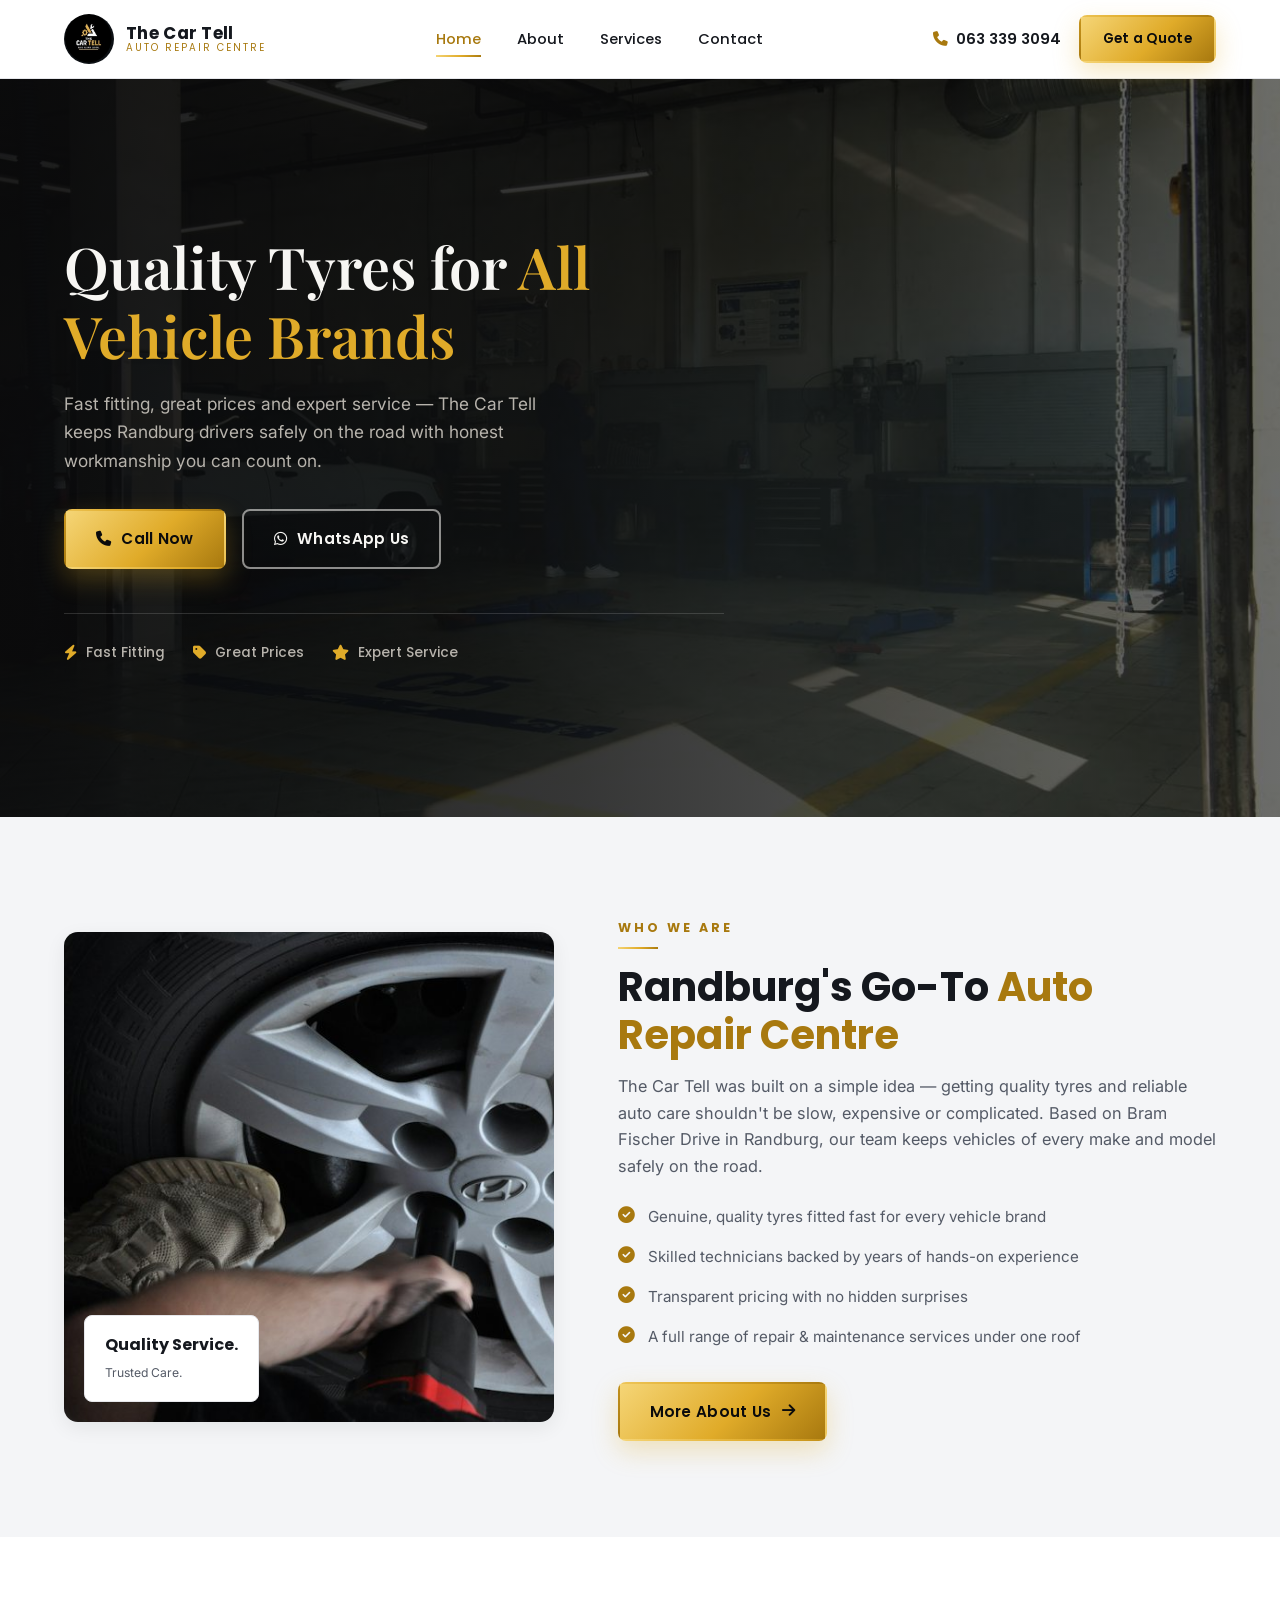
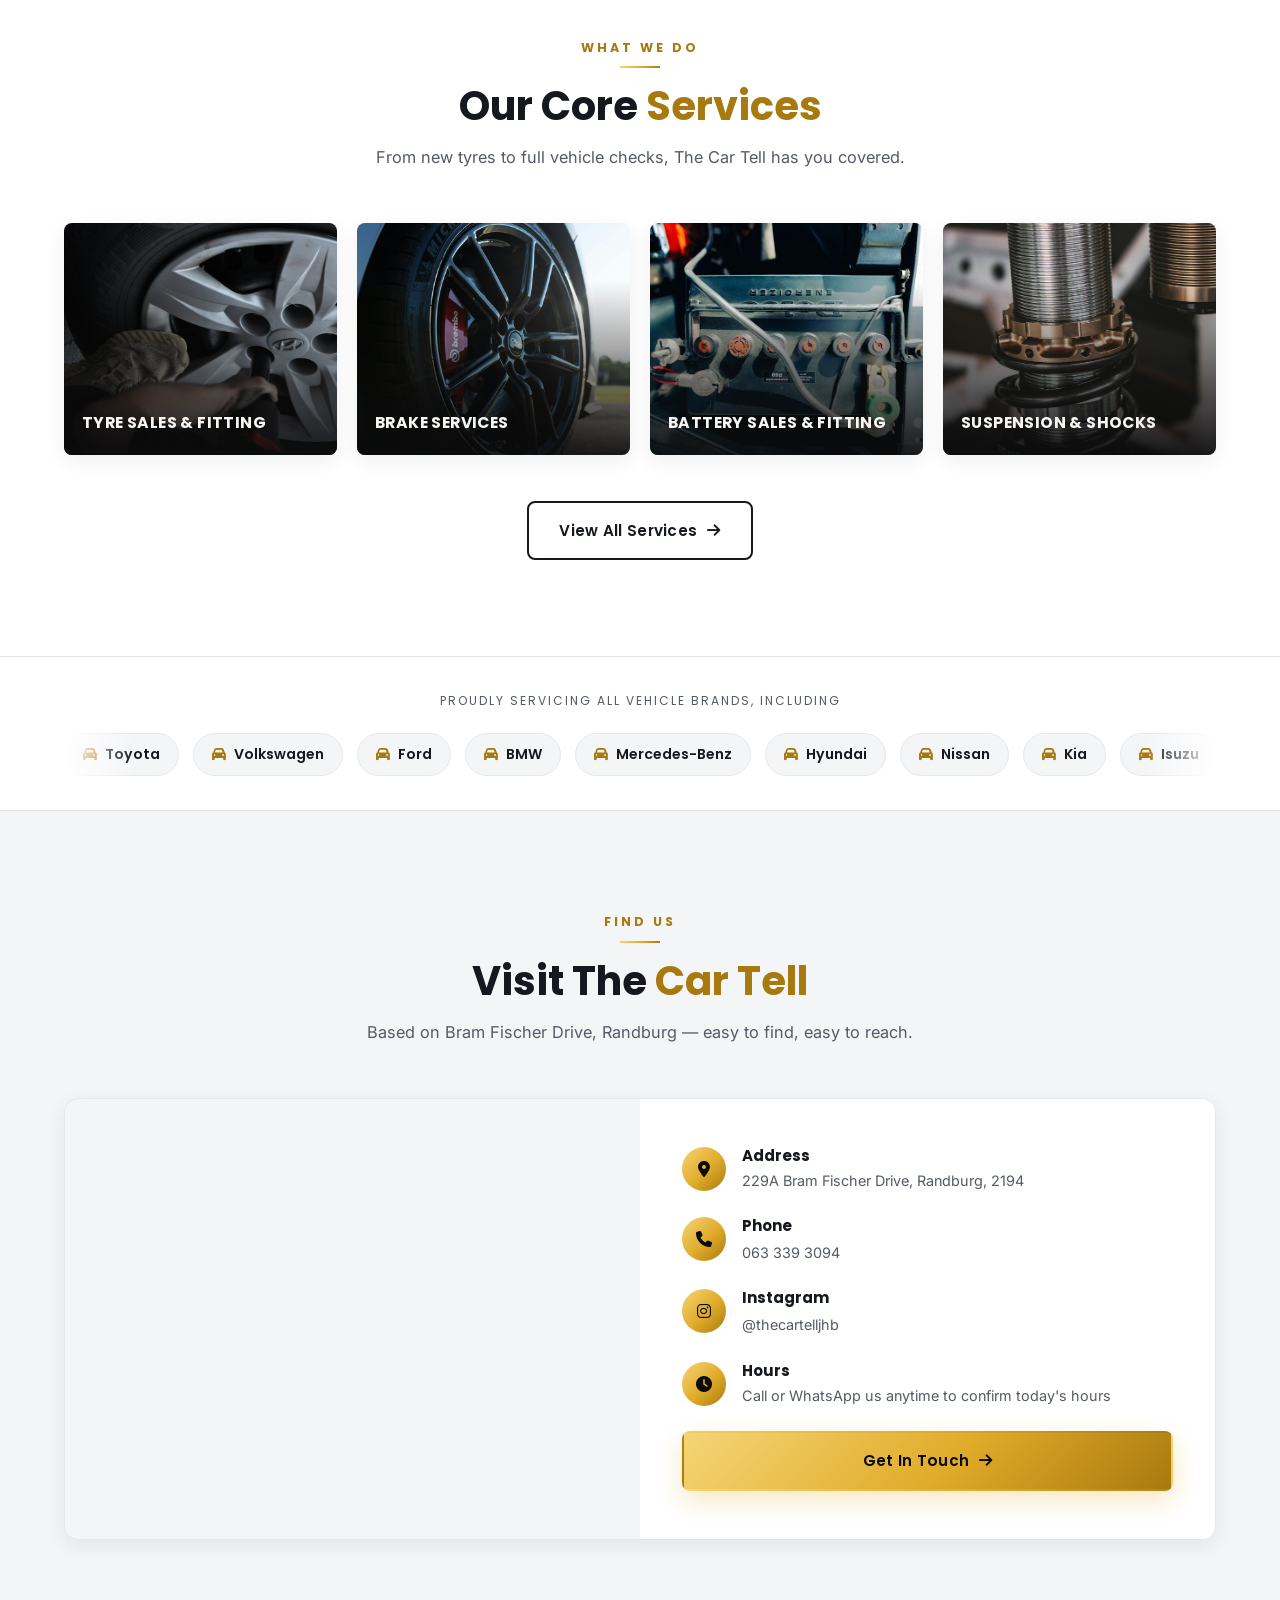
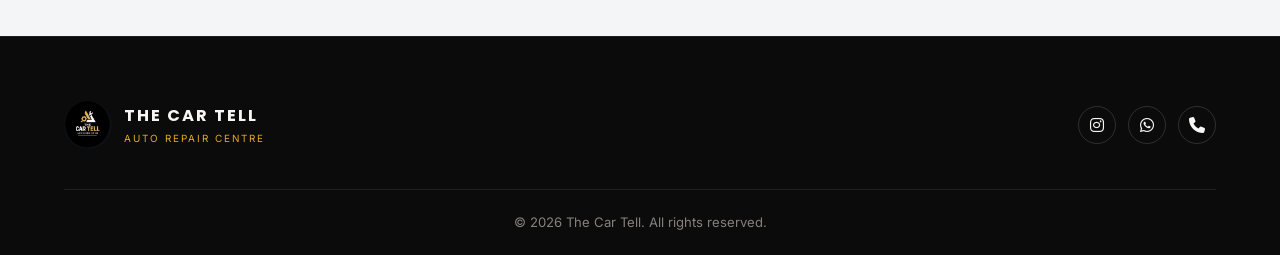
<file: index.html>
<!DOCTYPE html>
<html lang="en">
<head>
<meta charset="UTF-8" />
<meta name="viewport" content="width=device-width, initial-scale=1.0" />
<title>The Car Tell | Auto Repair Centre &amp; Tyre Specialists in Randburg</title>
<meta name="description" content="The Car Tell is a Randburg-based auto repair centre offering quality tyres for all vehicle brands, fast fitting, wheel alignment, balancing, brakes and general vehicle servicing. Great prices, expert service." />
<meta name="keywords" content="tyres randburg, auto repair randburg, tyre fitment centre, wheel alignment, wheel balancing, car service randburg, the car tell" />
<link rel="icon" type="image/png" href="assets/logo.png" />
<link rel="apple-touch-icon" href="assets/logo.png" />
<meta name="theme-color" content="#0b0b0c" />
<meta property="og:title" content="The Car Tell | Auto Repair Centre & Tyre Specialists" />
<meta property="og:description" content="Quality tyres for all vehicle brands. Fast fitting, great prices, expert service. Based in Randburg, Johannesburg." />
<meta property="og:image" content="assets/logo.png" />
<meta property="og:type" content="website" />
<link rel="preconnect" href="https://fonts.googleapis.com" />
<link href="https://fonts.googleapis.com/css2?family=Inter:wght@400;500;600;700&family=Poppins:wght@500;600;700;800&family=Playfair+Display:ital,wght@0,600;0,700;1,600&display=swap" rel="stylesheet" />
<link rel="stylesheet" href="https://cdnjs.cloudflare.com/ajax/libs/font-awesome/6.5.1/css/all.min.css" />
<link rel="stylesheet" href="css/style.css" />
<script type="application/ld+json">
{
  "@context": "https://schema.org",
  "@type": "AutoRepair",
  "name": "The Car Tell",
  "image": "assets/logo.png",
  "telephone": "+27633393094",
  "priceRange": "$$",
  "address": {
    "@type": "PostalAddress",
    "streetAddress": "229A Bram Fischer Drive",
    "addressLocality": "Randburg",
    "postalCode": "2194",
    "addressCountry": "ZA"
  },
  "areaServed": "Randburg, Johannesburg",
  "sameAs": ["https://www.instagram.com/thecartelljhb/"],
  "slogan": "Quality Service. Trusted Care."
}
</script>
</head>
<body>

<!-- ===================== NAVBAR ===================== -->
<header class="navbar">
  <div class="container nav-container">
    <a href="index.html" class="nav-logo">
      <img src="assets/logo.png" alt="The Car Tell logo" />
      <span class="nav-logo-text">
        <strong>The Car Tell</strong>
        <span>Auto Repair Centre</span>
      </span>
    </a>

    <nav class="nav-menu">
      <a href="index.html" class="nav-link">Home</a>
      <a href="about.html" class="nav-link">About</a>
      <a href="services.html" class="nav-link">Services</a>
      <a href="contact.html" class="nav-link">Contact</a>
    </nav>

    <div class="nav-actions">
      <a href="tel:+27633393094" class="nav-phone">
        <i class="fa-solid fa-phone"></i>
        <span class="nav-phone-text">063 339 3094</span>
      </a>
      <a href="contact.html" class="btn btn-primary btn-sm">Get a Quote</a>
      <button class="hamburger" aria-label="Toggle menu">
        <span></span><span></span><span></span>
      </button>
    </div>
  </div>
</header>

<!-- ===================== HERO ===================== -->
<section class="hero">
  <video class="hero-video" muted loop playsinline preload="none" poster="assets/images/hero-poster.jpg" aria-hidden="true"
    data-src="assets/video/hero-workshop.mp4" data-src-sm="assets/video/hero-workshop-sm.mp4"></video>
  <div class="container">
    <div class="hero-content">
      <h1>Quality Tyres for <span>All Vehicle Brands</span></h1>
      <p>Fast fitting, great prices and expert service — The Car Tell keeps Randburg drivers safely on the road with honest workmanship you can count on.</p>
      <div class="hero-cta">
        <a href="tel:+27633393094" class="btn btn-primary"><i class="fa-solid fa-phone"></i> Call Now</a>
        <a href="https://wa.me/27633393094" target="_blank" rel="noopener" class="btn btn-outline-light"><i class="fa-brands fa-whatsapp"></i> WhatsApp Us</a>
      </div>
      <div class="hero-tagline-row">
        <div class="hero-tagline-item"><i class="fa-solid fa-bolt"></i> Fast Fitting</div>
        <div class="hero-tagline-item"><i class="fa-solid fa-tag"></i> Great Prices</div>
        <div class="hero-tagline-item"><i class="fa-solid fa-star"></i> Expert Service</div>
      </div>
    </div>
  </div>
</section>

<!-- ===================== ABOUT PREVIEW ===================== -->
<section class="section section-alt">
  <div class="container">
    <div class="about-grid">
      <div class="about-visual reveal">
        <div class="about-visual-core"></div>
        <div class="about-badge-floating">
          <strong>Quality Service.</strong>
          <span>Trusted Care.</span>
        </div>
      </div>
      <div class="about-text reveal">
        <span class="eyebrow">Who We Are</span>
        <h2 class="section-title">Randburg's Go-To <span>Auto Repair Centre</span></h2>
        <p class="section-subtitle" style="text-align:left;">The Car Tell was built on a simple idea — getting quality tyres and reliable auto care shouldn't be slow, expensive or complicated. Based on Bram Fischer Drive in Randburg, our team keeps vehicles of every make and model safely on the road.</p>
        <ul class="about-list">
          <li><i class="fa-solid fa-circle-check"></i> Genuine, quality tyres fitted fast for every vehicle brand</li>
          <li><i class="fa-solid fa-circle-check"></i> Skilled technicians backed by years of hands-on experience</li>
          <li><i class="fa-solid fa-circle-check"></i> Transparent pricing with no hidden surprises</li>
          <li><i class="fa-solid fa-circle-check"></i> A full range of repair &amp; maintenance services under one roof</li>
        </ul>
        <a href="about.html" class="btn btn-primary">More About Us <i class="fa-solid fa-arrow-right"></i></a>
      </div>
    </div>
  </div>
</section>

<!-- ===================== SERVICES PREVIEW ===================== -->
<section class="section">
  <div class="container">
    <div class="section-header reveal">
      <span class="eyebrow">What We Do</span>
      <h2 class="section-title">Our Core <span>Services</span></h2>
      <p class="section-subtitle">From new tyres to full vehicle checks, The Car Tell has you covered.</p>
    </div>

    <div class="services-photo-grid reveal-stagger reveal">
      <a href="services.html" class="service-photo-card stagger-item">
        <img src="assets/images/services/fitting.jpg" alt="Tyre sales and fitting" loading="lazy" />
        <div class="service-photo-label">
          <h3>Tyre Sales &amp; Fitting</h3>
        </div>
      </a>
      <a href="services.html" class="service-photo-card stagger-item">
        <img src="assets/images/services/brake.jpg" alt="Brake services" loading="lazy" />
        <div class="service-photo-label">
          <h3>Brake Services</h3>
        </div>
      </a>
      <a href="services.html" class="service-photo-card stagger-item">
        <img src="assets/images/services/battery.jpg" alt="Battery sales and fitting" loading="lazy" />
        <div class="service-photo-label">
          <h3>Battery Sales &amp; Fitting</h3>
        </div>
      </a>
      <a href="services.html" class="service-photo-card stagger-item">
        <img src="assets/images/services/suspension.jpg" alt="Suspension and shock absorbers" loading="lazy" />
        <div class="service-photo-label">
          <h3>Suspension &amp; Shocks</h3>
        </div>
      </a>
    </div>

    <div class="services-footer reveal">
      <a href="services.html" class="btn btn-outline">View All Services <i class="fa-solid fa-arrow-right"></i></a>
    </div>
  </div>
</section>

<!-- ===================== VEHICLE BRANDS TRUST STRIP ===================== -->
<div class="brands-strip">
  <div class="container">
    <span class="brands-label">Proudly servicing all vehicle brands, including</span>
    <div class="marquee-wrap">
      <div class="brands-track">
        <span><i class="fa-solid fa-car"></i> Toyota</span>
        <span><i class="fa-solid fa-car"></i> Volkswagen</span>
        <span><i class="fa-solid fa-car"></i> Ford</span>
        <span><i class="fa-solid fa-car"></i> BMW</span>
        <span><i class="fa-solid fa-car"></i> Mercedes-Benz</span>
        <span><i class="fa-solid fa-car"></i> Hyundai</span>
        <span><i class="fa-solid fa-car"></i> Nissan</span>
        <span><i class="fa-solid fa-car"></i> Kia</span>
        <span><i class="fa-solid fa-car"></i> Isuzu</span>
        <span><i class="fa-solid fa-car"></i> Renault</span>
        <span aria-hidden="true"><i class="fa-solid fa-car"></i> Toyota</span>
        <span aria-hidden="true"><i class="fa-solid fa-car"></i> Volkswagen</span>
        <span aria-hidden="true"><i class="fa-solid fa-car"></i> Ford</span>
        <span aria-hidden="true"><i class="fa-solid fa-car"></i> BMW</span>
        <span aria-hidden="true"><i class="fa-solid fa-car"></i> Mercedes-Benz</span>
        <span aria-hidden="true"><i class="fa-solid fa-car"></i> Hyundai</span>
        <span aria-hidden="true"><i class="fa-solid fa-car"></i> Nissan</span>
        <span aria-hidden="true"><i class="fa-solid fa-car"></i> Kia</span>
        <span aria-hidden="true"><i class="fa-solid fa-car"></i> Isuzu</span>
        <span aria-hidden="true"><i class="fa-solid fa-car"></i> Renault</span>
      </div>
    </div>
  </div>
</div>

<!-- ===================== MAP + CONTACT ===================== -->
<section class="section section-alt">
  <div class="container">
    <div class="section-header reveal">
      <span class="eyebrow">Find Us</span>
      <h2 class="section-title">Visit The <span>Car Tell</span></h2>
      <p class="section-subtitle">Based on Bram Fischer Drive, Randburg — easy to find, easy to reach.</p>
    </div>

    <div class="map-contact-grid reveal">
      <div class="map-embed">
        <iframe
          src="https://maps.google.com/maps?q=229A%20Bram%20Fischer%20Drive%2C%20Randburg%2C%202194&t=&z=15&ie=UTF8&iwloc=&output=embed"
          allowfullscreen=""
          loading="lazy"
          referrerpolicy="no-referrer-when-downgrade"
          title="The Car Tell location map">
        </iframe>
      </div>
      <div class="map-info">
        <div class="contact-row">
          <div class="info-icon"><i class="fa-solid fa-location-dot"></i></div>
          <div>
            <h4>Address</h4>
            <p>229A Bram Fischer Drive, Randburg, 2194</p>
          </div>
        </div>
        <div class="contact-row">
          <div class="info-icon"><i class="fa-solid fa-phone"></i></div>
          <div>
            <h4>Phone</h4>
            <a href="tel:+27633393094">063 339 3094</a>
          </div>
        </div>
        <div class="contact-row">
          <div class="info-icon"><i class="fa-brands fa-instagram"></i></div>
          <div>
            <h4>Instagram</h4>
            <a href="https://www.instagram.com/thecartelljhb/" target="_blank" rel="noopener">@thecartelljhb</a>
          </div>
        </div>
        <div class="contact-row">
          <div class="info-icon"><i class="fa-solid fa-clock"></i></div>
          <div>
            <h4>Hours</h4>
            <p>Call or WhatsApp us anytime to confirm today's hours</p>
          </div>
        </div>
        <a href="contact.html" class="btn btn-primary btn-block">Get In Touch <i class="fa-solid fa-arrow-right"></i></a>
      </div>
    </div>
  </div>
</section>

<!-- ===================== FOOTER ===================== -->
<footer class="footer">
  <div class="container">
    <div class="footer-top">
      <a href="index.html" class="footer-logo">
        <img src="assets/logo.png" alt="The Car Tell logo" />
        <span>
          <strong>The Car Tell</strong>
          <span>Auto Repair Centre</span>
        </span>
      </a>
      <div class="social-icons">
        <a href="https://www.instagram.com/thecartelljhb/" target="_blank" rel="noopener" aria-label="Instagram"><i class="fa-brands fa-instagram"></i></a>
        <a href="https://wa.me/27633393094" target="_blank" rel="noopener" aria-label="WhatsApp"><i class="fa-brands fa-whatsapp"></i></a>
        <a href="tel:+27633393094" aria-label="Call us"><i class="fa-solid fa-phone"></i></a>
      </div>
    </div>
    <div class="footer-bottom">
      <span>&copy; <span class="current-year">2026</span> The Car Tell. All rights reserved.</span>
    </div>
  </div>
</footer>

<button class="back-to-top" aria-label="Back to top"><i class="fa-solid fa-arrow-up"></i></button>

<script src="js/main.js"></script>
</body>
</html>
</file>
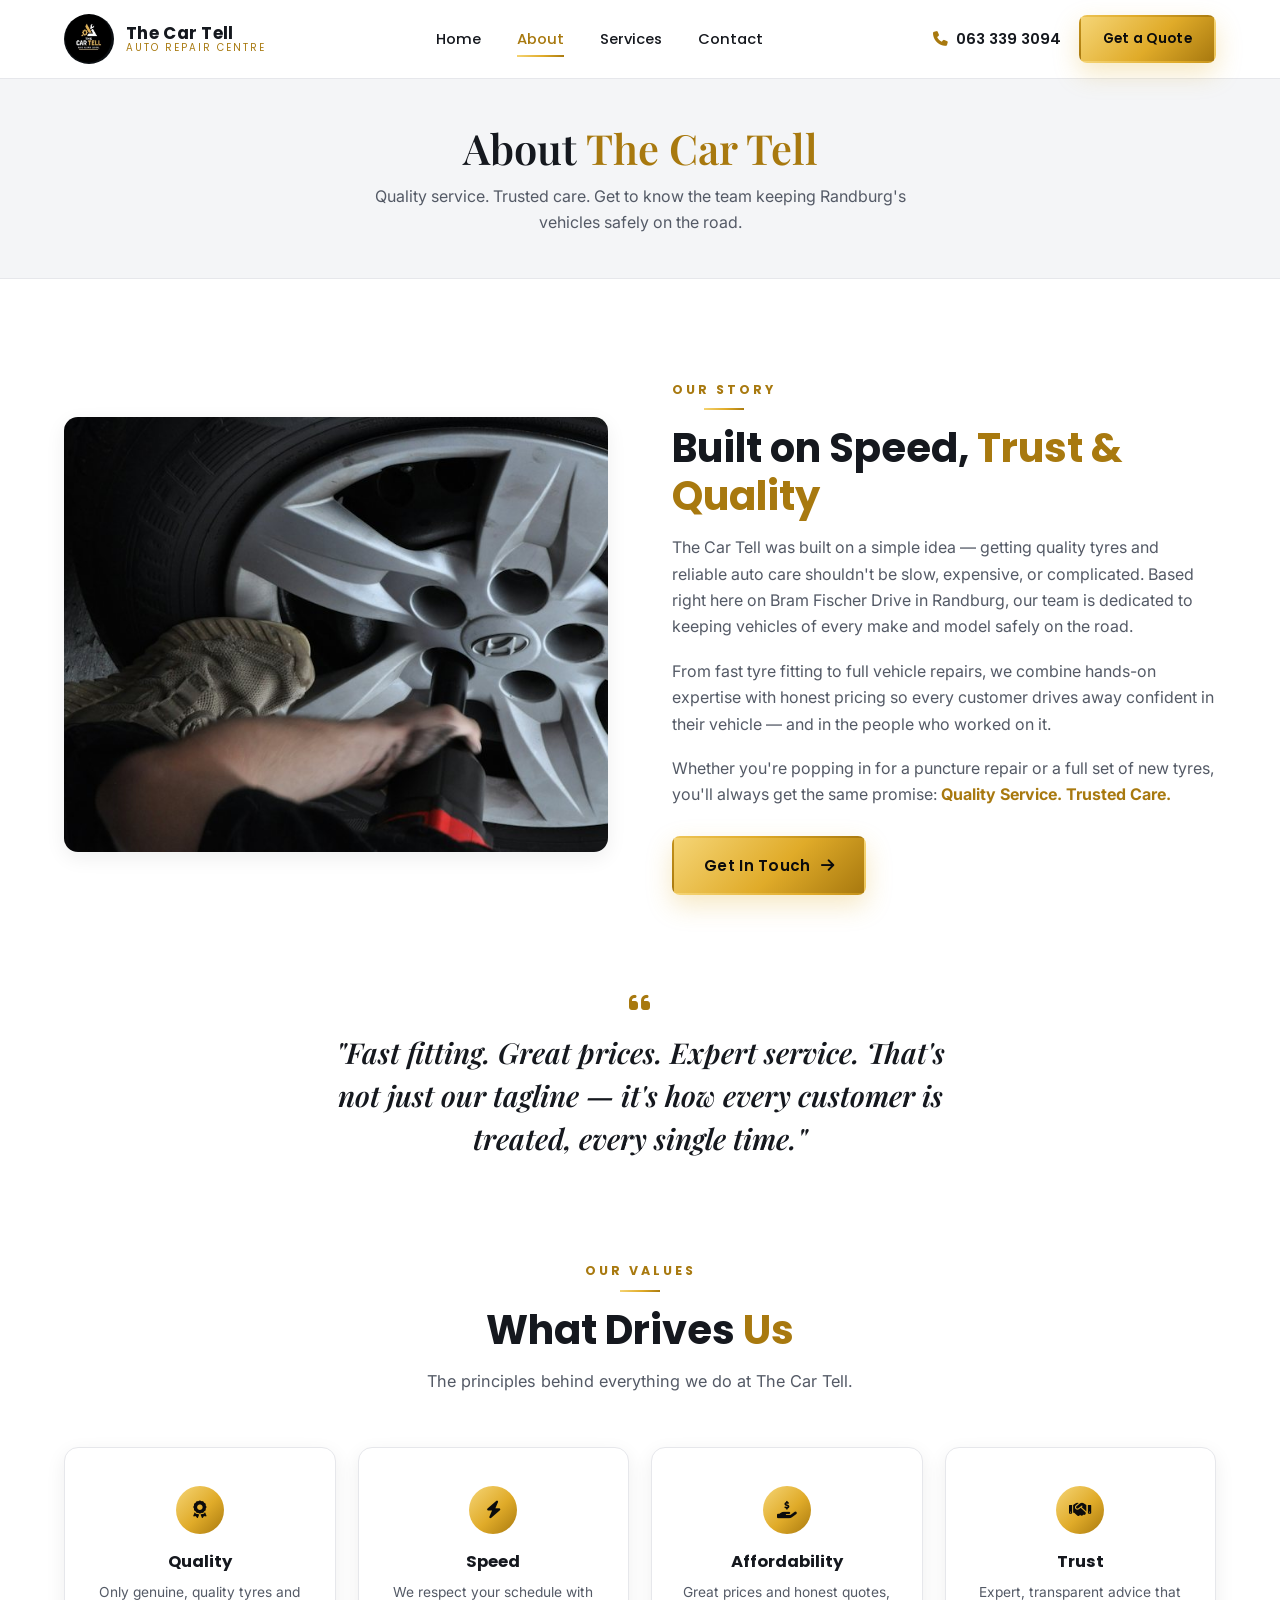
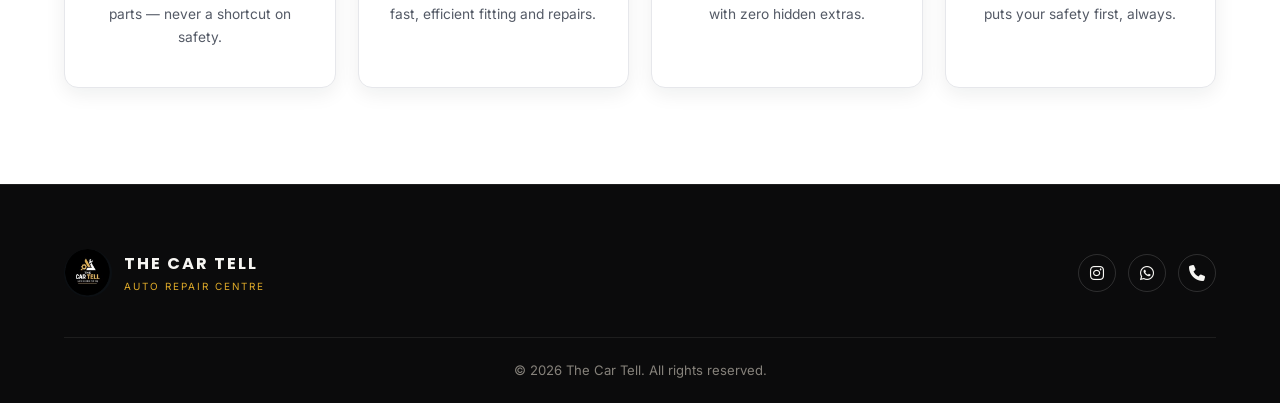
<file: about.html>
<!DOCTYPE html>
<html lang="en">
<head>
<meta charset="UTF-8" />
<meta name="viewport" content="width=device-width, initial-scale=1.0" />
<title>About Us | The Car Tell Auto Repair Centre</title>
<meta name="description" content="Learn about The Car Tell — a Randburg-based auto repair centre and tyre specialist committed to fast fitting, great prices and expert service for every vehicle brand." />
<link rel="icon" type="image/png" href="assets/logo.png" />
<link rel="apple-touch-icon" href="assets/logo.png" />
<meta name="theme-color" content="#0b0b0c" />
<link rel="preconnect" href="https://fonts.googleapis.com" />
<link href="https://fonts.googleapis.com/css2?family=Inter:wght@400;500;600;700&family=Poppins:wght@500;600;700;800&family=Playfair+Display:ital,wght@0,600;0,700;1,600&display=swap" rel="stylesheet" />
<link rel="stylesheet" href="https://cdnjs.cloudflare.com/ajax/libs/font-awesome/6.5.1/css/all.min.css" />
<link rel="stylesheet" href="css/style.css" />
</head>
<body>

<!-- ===================== NAVBAR ===================== -->
<header class="navbar">
  <div class="container nav-container">
    <a href="index.html" class="nav-logo">
      <img src="assets/logo.png" alt="The Car Tell logo" />
      <span class="nav-logo-text">
        <strong>The Car Tell</strong>
        <span>Auto Repair Centre</span>
      </span>
    </a>

    <nav class="nav-menu">
      <a href="index.html" class="nav-link">Home</a>
      <a href="about.html" class="nav-link">About</a>
      <a href="services.html" class="nav-link">Services</a>
      <a href="contact.html" class="nav-link">Contact</a>
    </nav>

    <div class="nav-actions">
      <a href="tel:+27633393094" class="nav-phone">
        <i class="fa-solid fa-phone"></i>
        <span class="nav-phone-text">063 339 3094</span>
      </a>
      <a href="contact.html" class="btn btn-primary btn-sm">Get a Quote</a>
      <button class="hamburger" aria-label="Toggle menu">
        <span></span><span></span><span></span>
      </button>
    </div>
  </div>
</header>

<!-- ===================== PAGE HEADER ===================== -->
<section class="page-header">
  <div class="container">
    <h1>About <span>The Car Tell</span></h1>
    <p>Quality service. Trusted care. Get to know the team keeping Randburg's vehicles safely on the road.</p>
  </div>
</section>

<!-- ===================== STORY ===================== -->
<section class="section">
  <div class="container">
    <div class="story-grid">
      <div class="story-visual reveal">
        <img src="assets/images/services/fitting.jpg" alt="Technician fitting a wheel at The Car Tell" loading="lazy" />
      </div>
      <div class="reveal">
        <span class="eyebrow">Our Story</span>
        <h2 class="section-title">Built on Speed, <span>Trust &amp; Quality</span></h2>
        <p style="color:var(--ink-soft); margin-bottom:18px;">The Car Tell was built on a simple idea — getting quality tyres and reliable auto care shouldn't be slow, expensive, or complicated. Based right here on Bram Fischer Drive in Randburg, our team is dedicated to keeping vehicles of every make and model safely on the road.</p>
        <p style="color:var(--ink-soft); margin-bottom:18px;">From fast tyre fitting to full vehicle repairs, we combine hands-on expertise with honest pricing so every customer drives away confident in their vehicle — and in the people who worked on it.</p>
        <p style="color:var(--ink-soft);">Whether you're popping in for a puncture repair or a full set of new tyres, you'll always get the same promise: <strong style="color:var(--gold-dark);">Quality Service. Trusted Care.</strong></p>
        <a href="contact.html" class="btn btn-primary" style="margin-top:28px;">Get In Touch <i class="fa-solid fa-arrow-right"></i></a>
      </div>
    </div>

    <blockquote class="timeline-quote reveal">
      <i class="fa-solid fa-quote-left"></i>
      "Fast fitting. Great prices. Expert service. That's not just our tagline — it's how every customer is treated, every single time."
    </blockquote>

    <div class="section-header reveal">
      <span class="eyebrow">Our Values</span>
      <h2 class="section-title">What Drives <span>Us</span></h2>
      <p class="section-subtitle">The principles behind everything we do at The Car Tell.</p>
    </div>

    <div class="values-grid reveal-stagger reveal">
      <div class="value-card stagger-item">
        <div class="info-icon"><i class="fa-solid fa-award"></i></div>
        <h3>Quality</h3>
        <p>Only genuine, quality tyres and parts — never a shortcut on safety.</p>
      </div>
      <div class="value-card stagger-item">
        <div class="info-icon"><i class="fa-solid fa-bolt"></i></div>
        <h3>Speed</h3>
        <p>We respect your schedule with fast, efficient fitting and repairs.</p>
      </div>
      <div class="value-card stagger-item">
        <div class="info-icon"><i class="fa-solid fa-hand-holding-dollar"></i></div>
        <h3>Affordability</h3>
        <p>Great prices and honest quotes, with zero hidden extras.</p>
      </div>
      <div class="value-card stagger-item">
        <div class="info-icon"><i class="fa-solid fa-handshake"></i></div>
        <h3>Trust</h3>
        <p>Expert, transparent advice that puts your safety first, always.</p>
      </div>
    </div>
  </div>
</section>

<!-- ===================== FOOTER ===================== -->
<footer class="footer">
  <div class="container">
    <div class="footer-top">
      <a href="index.html" class="footer-logo">
        <img src="assets/logo.png" alt="The Car Tell logo" />
        <span>
          <strong>The Car Tell</strong>
          <span>Auto Repair Centre</span>
        </span>
      </a>
      <div class="social-icons">
        <a href="https://www.instagram.com/thecartelljhb/" target="_blank" rel="noopener" aria-label="Instagram"><i class="fa-brands fa-instagram"></i></a>
        <a href="https://wa.me/27633393094" target="_blank" rel="noopener" aria-label="WhatsApp"><i class="fa-brands fa-whatsapp"></i></a>
        <a href="tel:+27633393094" aria-label="Call us"><i class="fa-solid fa-phone"></i></a>
      </div>
    </div>
    <div class="footer-bottom">
      <span>&copy; <span class="current-year">2026</span> The Car Tell. All rights reserved.</span>
    </div>
  </div>
</footer>

<button class="back-to-top" aria-label="Back to top"><i class="fa-solid fa-arrow-up"></i></button>

<script src="js/main.js"></script>
</body>
</html>
</file>
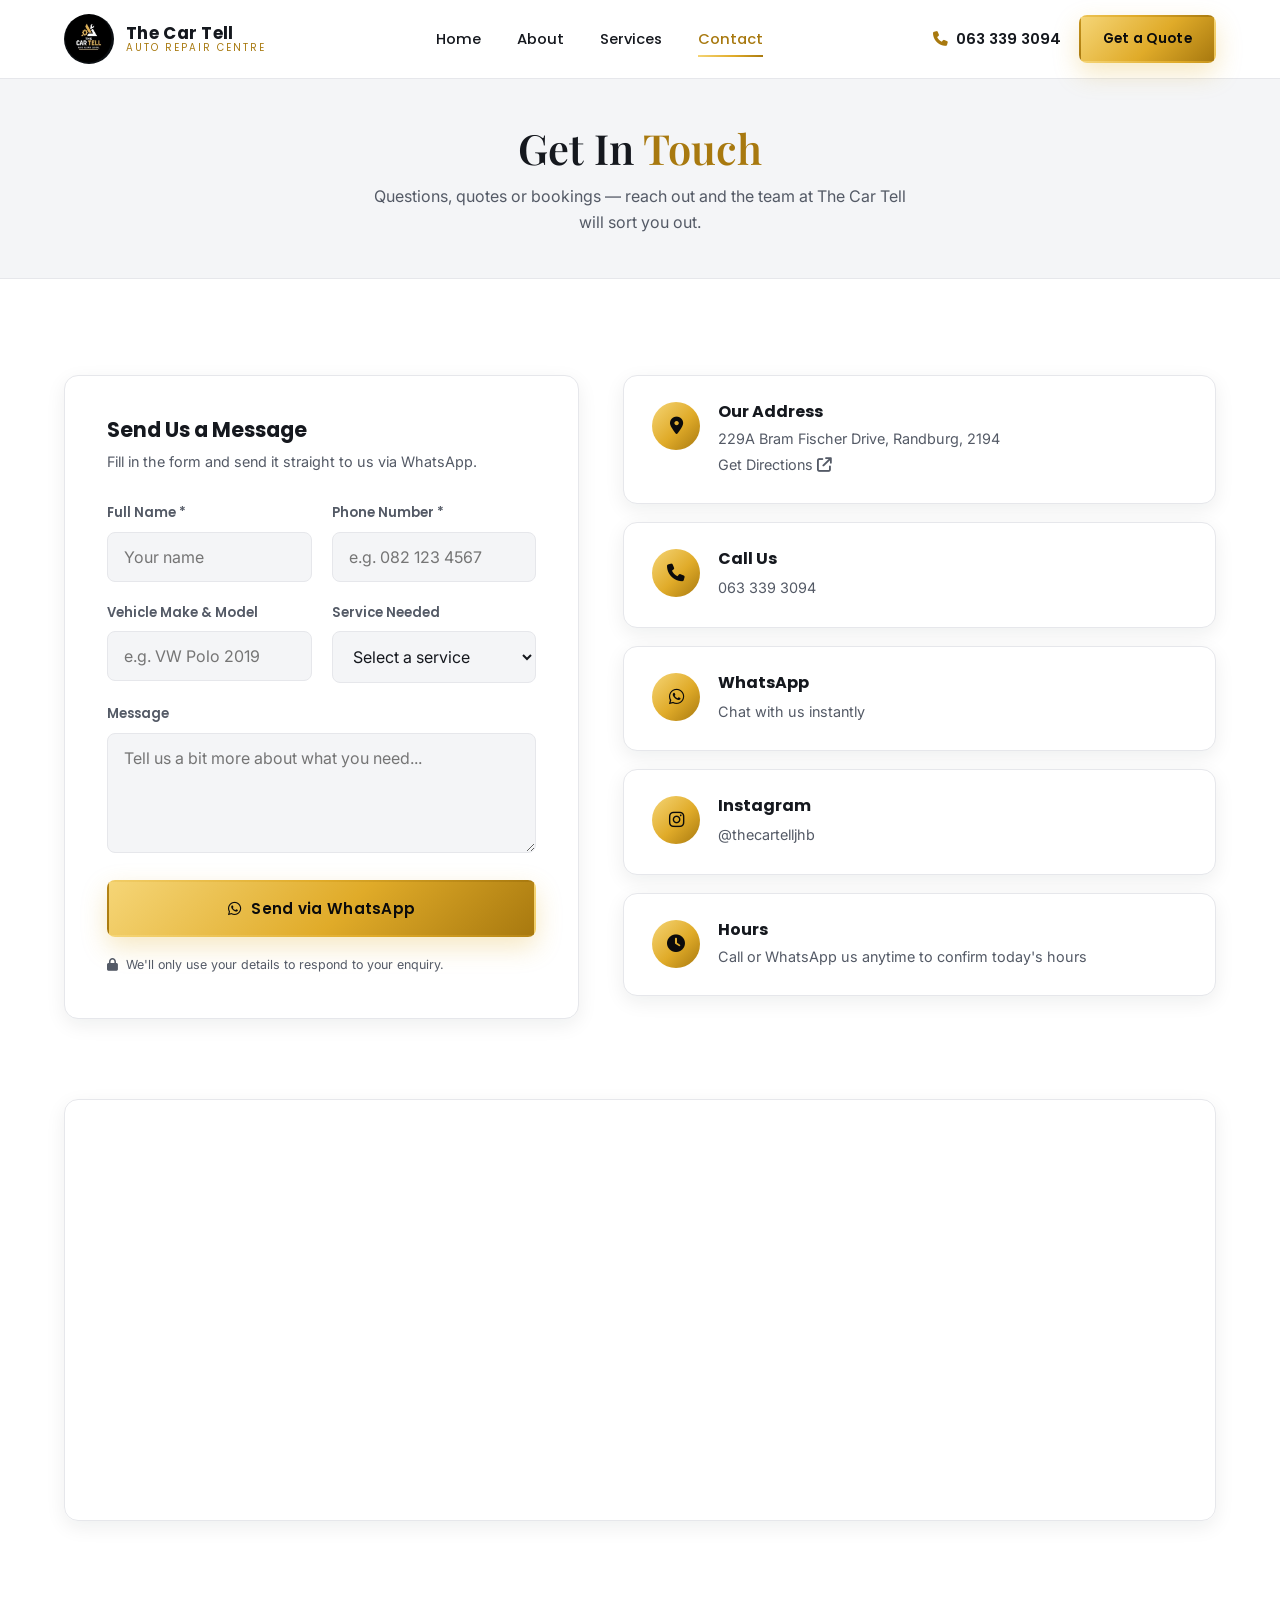
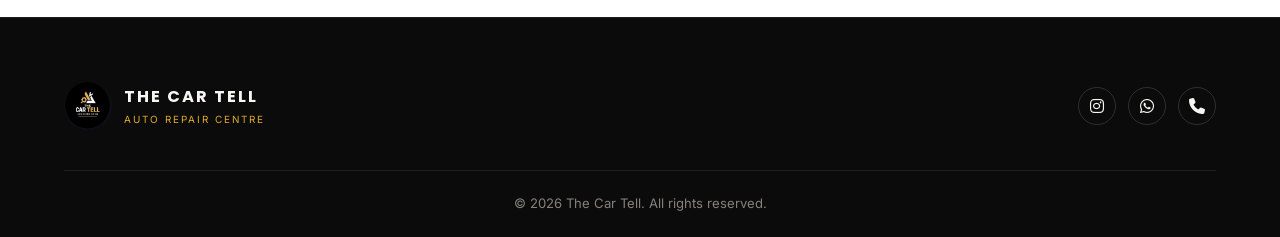
<file: contact.html>
<!DOCTYPE html>
<html lang="en">
<head>
<meta charset="UTF-8" />
<meta name="viewport" content="width=device-width, initial-scale=1.0" />
<title>Contact Us | The Car Tell Auto Repair Centre</title>
<meta name="description" content="Get in touch with The Car Tell in Randburg. Call 063 339 3094, WhatsApp us, or visit us at 229A Bram Fischer Drive, Randburg, 2194 for quality tyres and expert auto repairs." />
<link rel="icon" type="image/png" href="assets/logo.png" />
<link rel="apple-touch-icon" href="assets/logo.png" />
<meta name="theme-color" content="#0b0b0c" />
<link rel="preconnect" href="https://fonts.googleapis.com" />
<link href="https://fonts.googleapis.com/css2?family=Inter:wght@400;500;600;700&family=Poppins:wght@500;600;700;800&family=Playfair+Display:ital,wght@0,600;0,700;1,600&display=swap" rel="stylesheet" />
<link rel="stylesheet" href="https://cdnjs.cloudflare.com/ajax/libs/font-awesome/6.5.1/css/all.min.css" />
<link rel="stylesheet" href="css/style.css" />
</head>
<body>

<!-- ===================== NAVBAR ===================== -->
<header class="navbar">
  <div class="container nav-container">
    <a href="index.html" class="nav-logo">
      <img src="assets/logo.png" alt="The Car Tell logo" />
      <span class="nav-logo-text">
        <strong>The Car Tell</strong>
        <span>Auto Repair Centre</span>
      </span>
    </a>

    <nav class="nav-menu">
      <a href="index.html" class="nav-link">Home</a>
      <a href="about.html" class="nav-link">About</a>
      <a href="services.html" class="nav-link">Services</a>
      <a href="contact.html" class="nav-link">Contact</a>
    </nav>

    <div class="nav-actions">
      <a href="tel:+27633393094" class="nav-phone">
        <i class="fa-solid fa-phone"></i>
        <span class="nav-phone-text">063 339 3094</span>
      </a>
      <a href="contact.html" class="btn btn-primary btn-sm">Get a Quote</a>
      <button class="hamburger" aria-label="Toggle menu">
        <span></span><span></span><span></span>
      </button>
    </div>
  </div>
</header>

<!-- ===================== PAGE HEADER ===================== -->
<section class="page-header">
  <div class="container">
    <h1>Get In <span>Touch</span></h1>
    <p>Questions, quotes or bookings — reach out and the team at The Car Tell will sort you out.</p>
  </div>
</section>

<!-- ===================== CONTACT ===================== -->
<section class="section">
  <div class="container">
    <div class="contact-grid">
      <div class="contact-form-wrap reveal">
        <h3>Send Us a Message</h3>
        <p>Fill in the form and send it straight to us via WhatsApp.</p>

        <div class="form-success">
          <i class="fa-solid fa-circle-check"></i>
          <span>Thanks! Your message is on its way — we'll get back to you shortly.</span>
        </div>

        <form id="contact-form">
          <div class="form-row">
            <div class="form-group">
              <label for="cf-name">Full Name *</label>
              <input type="text" id="cf-name" name="name" placeholder="Your name" required />
            </div>
            <div class="form-group">
              <label for="cf-phone">Phone Number *</label>
              <input type="tel" id="cf-phone" name="phone" placeholder="e.g. 082 123 4567" required />
            </div>
          </div>

          <div class="form-row">
            <div class="form-group">
              <label for="cf-vehicle">Vehicle Make &amp; Model</label>
              <input type="text" id="cf-vehicle" name="vehicle" placeholder="e.g. VW Polo 2019" />
            </div>
            <div class="form-group">
              <label for="cf-service">Service Needed</label>
              <select id="cf-service" name="service">
                <option value="">Select a service</option>
                <option value="Tyre Sales & Fitting">Tyre Sales &amp; Fitting</option>
                <option value="Wheel Alignment">Wheel Alignment</option>
                <option value="Wheel Balancing">Wheel Balancing</option>
                <option value="Puncture Repair">Puncture Repair</option>
                <option value="Battery Sales & Fitting">Battery Sales &amp; Fitting</option>
                <option value="Brake Services">Brake Services</option>
                <option value="Suspension & Shocks">Suspension &amp; Shocks</option>
                <option value="General Diagnostics">General Diagnostics</option>
                <option value="Other">Other</option>
              </select>
            </div>
          </div>

          <div class="form-group">
            <label for="cf-message">Message</label>
            <textarea id="cf-message" name="message" placeholder="Tell us a bit more about what you need..."></textarea>
          </div>

          <div class="form-actions">
            <button type="button" id="send-whatsapp" class="btn btn-primary btn-block"><i class="fa-brands fa-whatsapp"></i> Send via WhatsApp</button>
          </div>

          <div class="form-note">
            <i class="fa-solid fa-lock"></i>
            <span>We'll only use your details to respond to your enquiry.</span>
          </div>
        </form>
      </div>

      <div class="contact-info-stack reveal">
        <div class="contact-info-card">
          <div class="info-icon"><i class="fa-solid fa-location-dot"></i></div>
          <div>
            <h4>Our Address</h4>
            <p>229A Bram Fischer Drive, Randburg, 2194</p>
            <a href="https://maps.google.com/?q=229A+Bram+Fischer+Drive,+Randburg,+2194" target="_blank" rel="noopener">Get Directions <i class="fa-solid fa-arrow-up-right-from-square"></i></a>
          </div>
        </div>
        <div class="contact-info-card">
          <div class="info-icon"><i class="fa-solid fa-phone"></i></div>
          <div>
            <h4>Call Us</h4>
            <a href="tel:+27633393094">063 339 3094</a>
          </div>
        </div>
        <div class="contact-info-card">
          <div class="info-icon"><i class="fa-brands fa-whatsapp"></i></div>
          <div>
            <h4>WhatsApp</h4>
            <a href="https://wa.me/27633393094" target="_blank" rel="noopener">Chat with us instantly</a>
          </div>
        </div>
        <div class="contact-info-card">
          <div class="info-icon"><i class="fa-brands fa-instagram"></i></div>
          <div>
            <h4>Instagram</h4>
            <a href="https://www.instagram.com/thecartelljhb/" target="_blank" rel="noopener">@thecartelljhb</a>
          </div>
        </div>
        <div class="contact-info-card">
          <div class="info-icon"><i class="fa-solid fa-clock"></i></div>
          <div>
            <h4>Hours</h4>
            <p>Call or WhatsApp us anytime to confirm today's hours</p>
          </div>
        </div>
      </div>
    </div>

    <div class="full-map reveal">
      <iframe
        src="https://maps.google.com/maps?q=229A%20Bram%20Fischer%20Drive%2C%20Randburg%2C%202194&t=&z=15&ie=UTF8&iwloc=&output=embed"
        allowfullscreen=""
        loading="lazy"
        referrerpolicy="no-referrer-when-downgrade"
        title="The Car Tell location map">
      </iframe>
    </div>
  </div>
</section>

<!-- ===================== FOOTER ===================== -->
<footer class="footer">
  <div class="container">
    <div class="footer-top">
      <a href="index.html" class="footer-logo">
        <img src="assets/logo.png" alt="The Car Tell logo" />
        <span>
          <strong>The Car Tell</strong>
          <span>Auto Repair Centre</span>
        </span>
      </a>
      <div class="social-icons">
        <a href="https://www.instagram.com/thecartelljhb/" target="_blank" rel="noopener" aria-label="Instagram"><i class="fa-brands fa-instagram"></i></a>
        <a href="https://wa.me/27633393094" target="_blank" rel="noopener" aria-label="WhatsApp"><i class="fa-brands fa-whatsapp"></i></a>
        <a href="tel:+27633393094" aria-label="Call us"><i class="fa-solid fa-phone"></i></a>
      </div>
    </div>
    <div class="footer-bottom">
      <span>&copy; <span class="current-year">2026</span> The Car Tell. All rights reserved.</span>
    </div>
  </div>
</footer>

<button class="back-to-top" aria-label="Back to top"><i class="fa-solid fa-arrow-up"></i></button>

<script src="js/main.js"></script>
</body>
</html>
</file>
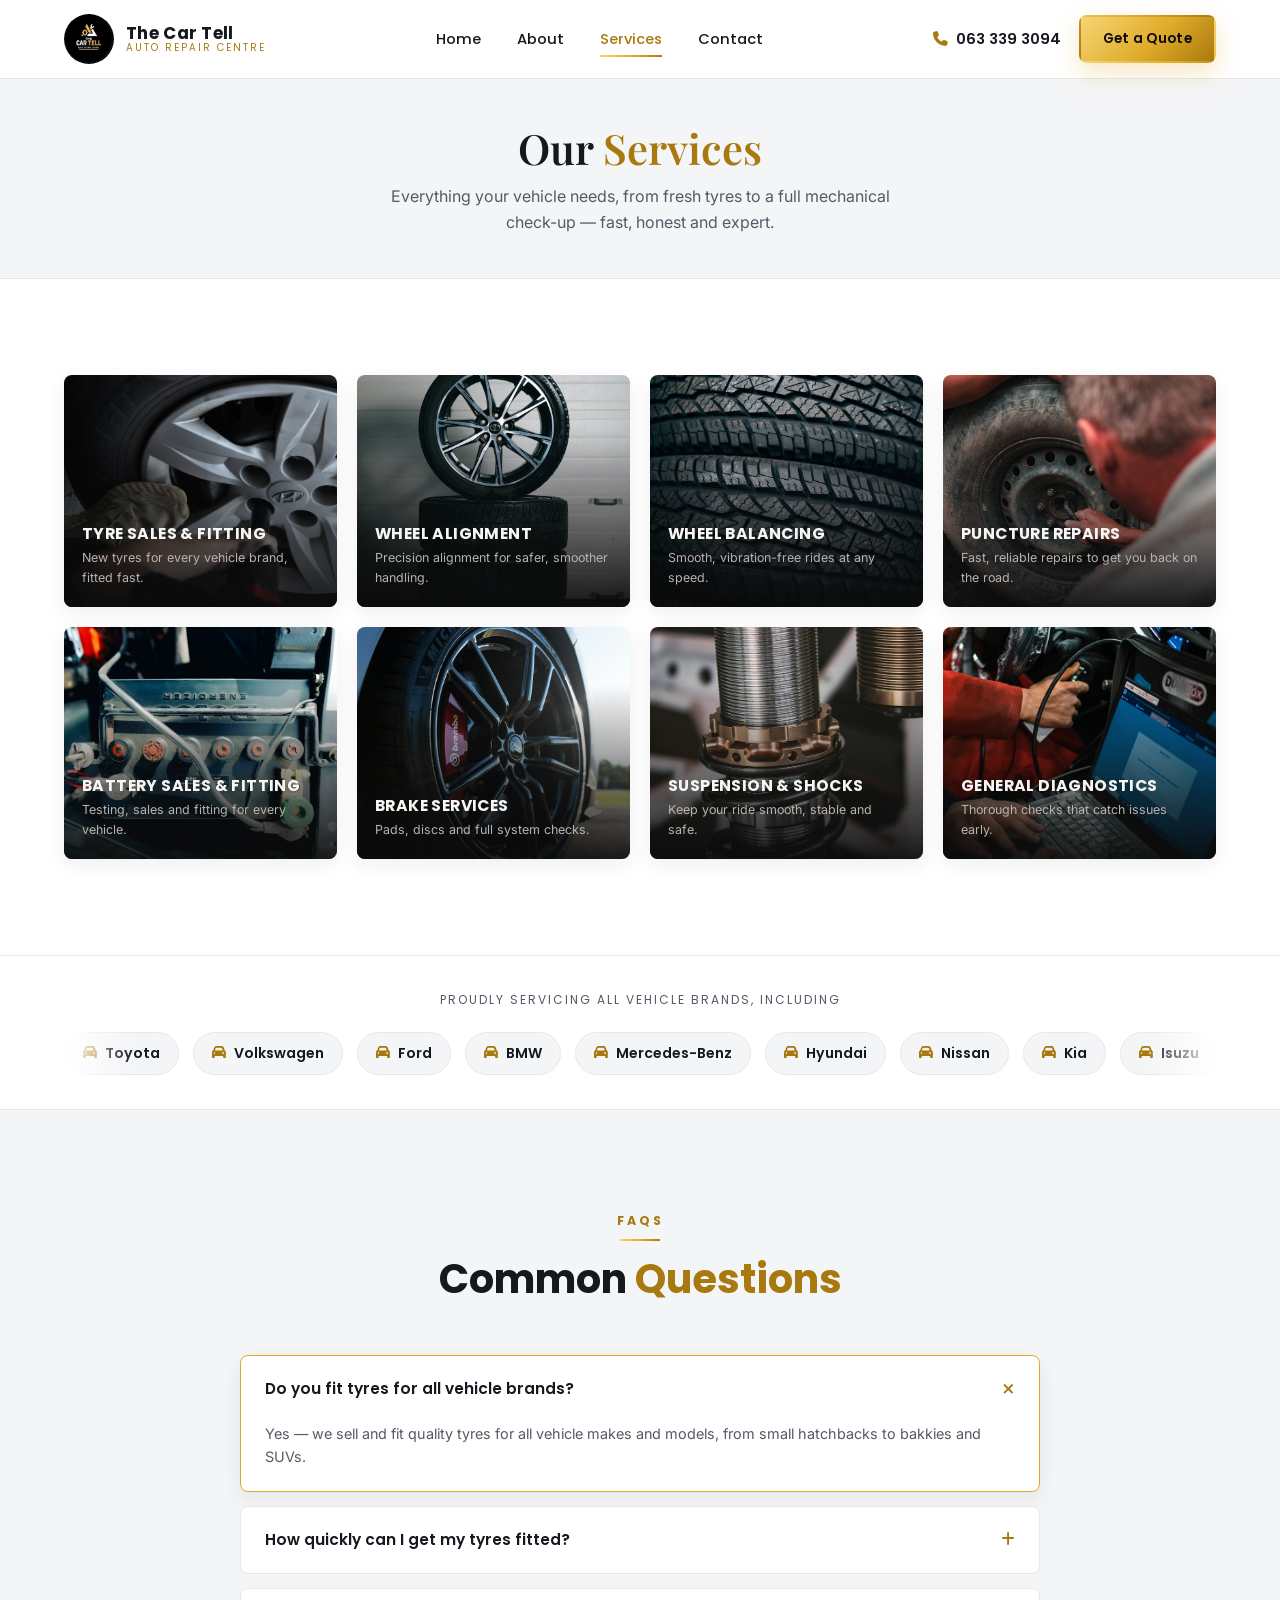
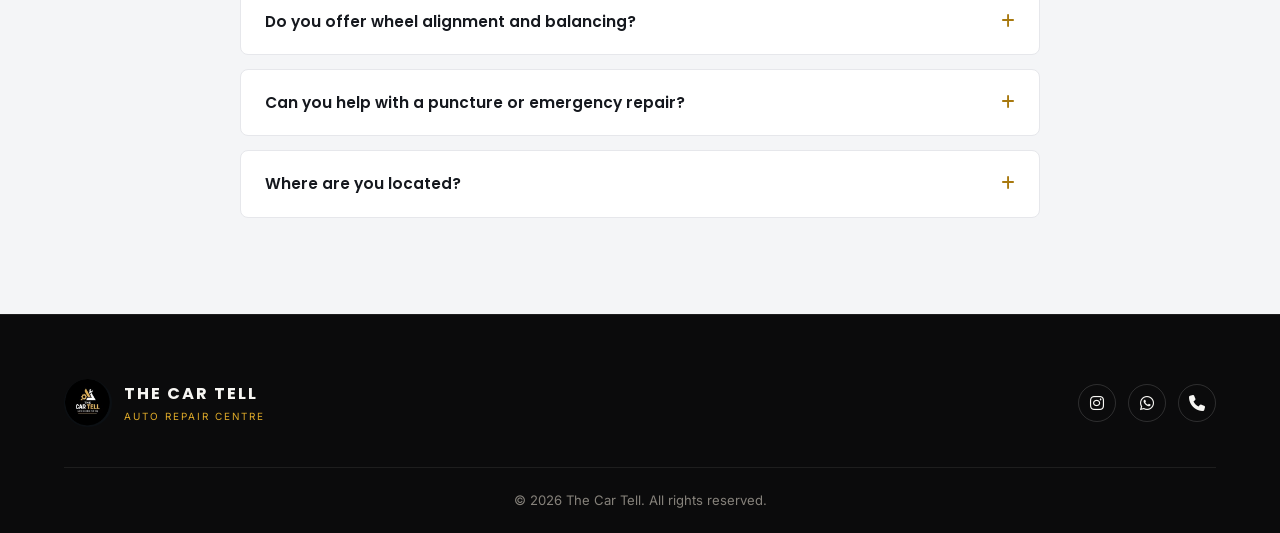
<file: services.html>
<!DOCTYPE html>
<html lang="en">
<head>
<meta charset="UTF-8" />
<meta name="viewport" content="width=device-width, initial-scale=1.0" />
<title>Services | The Car Tell Auto Repair Centre</title>
<meta name="description" content="Tyre sales and fitting, wheel alignment, wheel balancing, puncture repairs, batteries, brakes, suspension and general diagnostics — all vehicle brands welcome at The Car Tell, Randburg." />
<link rel="icon" type="image/png" href="assets/logo.png" />
<link rel="apple-touch-icon" href="assets/logo.png" />
<meta name="theme-color" content="#0b0b0c" />
<link rel="preconnect" href="https://fonts.googleapis.com" />
<link href="https://fonts.googleapis.com/css2?family=Inter:wght@400;500;600;700&family=Poppins:wght@500;600;700;800&family=Playfair+Display:ital,wght@0,600;0,700;1,600&display=swap" rel="stylesheet" />
<link rel="stylesheet" href="https://cdnjs.cloudflare.com/ajax/libs/font-awesome/6.5.1/css/all.min.css" />
<link rel="stylesheet" href="css/style.css" />
</head>
<body>

<!-- ===================== NAVBAR ===================== -->
<header class="navbar">
  <div class="container nav-container">
    <a href="index.html" class="nav-logo">
      <img src="assets/logo.png" alt="The Car Tell logo" />
      <span class="nav-logo-text">
        <strong>The Car Tell</strong>
        <span>Auto Repair Centre</span>
      </span>
    </a>

    <nav class="nav-menu">
      <a href="index.html" class="nav-link">Home</a>
      <a href="about.html" class="nav-link">About</a>
      <a href="services.html" class="nav-link">Services</a>
      <a href="contact.html" class="nav-link">Contact</a>
    </nav>

    <div class="nav-actions">
      <a href="tel:+27633393094" class="nav-phone">
        <i class="fa-solid fa-phone"></i>
        <span class="nav-phone-text">063 339 3094</span>
      </a>
      <a href="contact.html" class="btn btn-primary btn-sm">Get a Quote</a>
      <button class="hamburger" aria-label="Toggle menu">
        <span></span><span></span><span></span>
      </button>
    </div>
  </div>
</header>

<!-- ===================== PAGE HEADER ===================== -->
<section class="page-header">
  <div class="container">
    <h1>Our <span>Services</span></h1>
    <p>Everything your vehicle needs, from fresh tyres to a full mechanical check-up — fast, honest and expert.</p>
  </div>
</section>

<!-- ===================== SERVICES PHOTO GRID ===================== -->
<section class="section">
  <div class="container">
    <div class="services-photo-grid reveal-stagger reveal">
      <a href="contact.html" class="service-photo-card stagger-item">
        <img src="assets/images/services/fitting.jpg" alt="Tyre sales and fitting" loading="lazy" />
        <div class="service-photo-label">
          <h3>Tyre Sales &amp; Fitting</h3>
          <p>New tyres for every vehicle brand, fitted fast.</p>
        </div>
      </a>
      <a href="contact.html" class="service-photo-card stagger-item">
        <img src="assets/images/hero-tyres.jpg" alt="Wheel alignment" loading="lazy" />
        <div class="service-photo-label">
          <h3>Wheel Alignment</h3>
          <p>Precision alignment for safer, smoother handling.</p>
        </div>
      </a>
      <a href="contact.html" class="service-photo-card stagger-item">
        <img src="assets/images/page-hero-tread.jpg" alt="Wheel balancing" loading="lazy" />
        <div class="service-photo-label">
          <h3>Wheel Balancing</h3>
          <p>Smooth, vibration-free rides at any speed.</p>
        </div>
      </a>
      <a href="contact.html" class="service-photo-card stagger-item">
        <img src="assets/images/services/puncture.jpg" alt="Puncture repairs" loading="lazy" />
        <div class="service-photo-label">
          <h3>Puncture Repairs</h3>
          <p>Fast, reliable repairs to get you back on the road.</p>
        </div>
      </a>
      <a href="contact.html" class="service-photo-card stagger-item">
        <img src="assets/images/services/battery.jpg" alt="Battery sales and fitting" loading="lazy" />
        <div class="service-photo-label">
          <h3>Battery Sales &amp; Fitting</h3>
          <p>Testing, sales and fitting for every vehicle.</p>
        </div>
      </a>
      <a href="contact.html" class="service-photo-card stagger-item">
        <img src="assets/images/services/brake.jpg" alt="Brake services" loading="lazy" />
        <div class="service-photo-label">
          <h3>Brake Services</h3>
          <p>Pads, discs and full system checks.</p>
        </div>
      </a>
      <a href="contact.html" class="service-photo-card stagger-item">
        <img src="assets/images/services/suspension.jpg" alt="Suspension and shock absorbers" loading="lazy" />
        <div class="service-photo-label">
          <h3>Suspension &amp; Shocks</h3>
          <p>Keep your ride smooth, stable and safe.</p>
        </div>
      </a>
      <a href="contact.html" class="service-photo-card stagger-item">
        <img src="assets/images/services/diagnostic.jpg" alt="General vehicle diagnostics" loading="lazy" />
        <div class="service-photo-label">
          <h3>General Diagnostics</h3>
          <p>Thorough checks that catch issues early.</p>
        </div>
      </a>
    </div>
  </div>
</section>

<!-- ===================== BRANDS STRIP ===================== -->
<div class="brands-strip">
  <div class="container">
    <span class="brands-label">Proudly servicing all vehicle brands, including</span>
    <div class="marquee-wrap">
      <div class="brands-track">
        <span><i class="fa-solid fa-car"></i> Toyota</span>
        <span><i class="fa-solid fa-car"></i> Volkswagen</span>
        <span><i class="fa-solid fa-car"></i> Ford</span>
        <span><i class="fa-solid fa-car"></i> BMW</span>
        <span><i class="fa-solid fa-car"></i> Mercedes-Benz</span>
        <span><i class="fa-solid fa-car"></i> Hyundai</span>
        <span><i class="fa-solid fa-car"></i> Nissan</span>
        <span><i class="fa-solid fa-car"></i> Kia</span>
        <span><i class="fa-solid fa-car"></i> Isuzu</span>
        <span><i class="fa-solid fa-car"></i> Renault</span>
        <span aria-hidden="true"><i class="fa-solid fa-car"></i> Toyota</span>
        <span aria-hidden="true"><i class="fa-solid fa-car"></i> Volkswagen</span>
        <span aria-hidden="true"><i class="fa-solid fa-car"></i> Ford</span>
        <span aria-hidden="true"><i class="fa-solid fa-car"></i> BMW</span>
        <span aria-hidden="true"><i class="fa-solid fa-car"></i> Mercedes-Benz</span>
        <span aria-hidden="true"><i class="fa-solid fa-car"></i> Hyundai</span>
        <span aria-hidden="true"><i class="fa-solid fa-car"></i> Nissan</span>
        <span aria-hidden="true"><i class="fa-solid fa-car"></i> Kia</span>
        <span aria-hidden="true"><i class="fa-solid fa-car"></i> Isuzu</span>
        <span aria-hidden="true"><i class="fa-solid fa-car"></i> Renault</span>
      </div>
    </div>
  </div>
</div>

<!-- ===================== FAQ ===================== -->
<section class="section section-alt">
  <div class="container">
    <div class="section-header reveal">
      <span class="eyebrow">FAQs</span>
      <h2 class="section-title">Common <span>Questions</span></h2>
    </div>

    <div class="faq reveal">
      <div class="faq-item active">
        <div class="faq-question">Do you fit tyres for all vehicle brands?<i class="fa-solid fa-plus"></i></div>
        <div class="faq-answer"><p>Yes — we sell and fit quality tyres for all vehicle makes and models, from small hatchbacks to bakkies and SUVs.</p></div>
      </div>
      <div class="faq-item">
        <div class="faq-question">How quickly can I get my tyres fitted?<i class="fa-solid fa-plus"></i></div>
        <div class="faq-answer"><p>Fast fitting is one of our core promises. Call or WhatsApp us ahead of time and we'll get you sorted with minimal waiting.</p></div>
      </div>
      <div class="faq-item">
        <div class="faq-question">Do you offer wheel alignment and balancing?<i class="fa-solid fa-plus"></i></div>
        <div class="faq-answer"><p>Yes, both services are available to keep your vehicle handling safely and your tyres wearing evenly.</p></div>
      </div>
      <div class="faq-item">
        <div class="faq-question">Can you help with a puncture or emergency repair?<i class="fa-solid fa-plus"></i></div>
        <div class="faq-answer"><p>Absolutely — give us a call or WhatsApp for a fast, reliable puncture repair.</p></div>
      </div>
      <div class="faq-item">
        <div class="faq-question">Where are you located?<i class="fa-solid fa-plus"></i></div>
        <div class="faq-answer"><p>We're based at 229A Bram Fischer Drive, Randburg, 2194 — easy to find and quick to reach from across Randburg and Johannesburg.</p></div>
      </div>
    </div>
  </div>
</section>

<!-- ===================== FOOTER ===================== -->
<footer class="footer">
  <div class="container">
    <div class="footer-top">
      <a href="index.html" class="footer-logo">
        <img src="assets/logo.png" alt="The Car Tell logo" />
        <span>
          <strong>The Car Tell</strong>
          <span>Auto Repair Centre</span>
        </span>
      </a>
      <div class="social-icons">
        <a href="https://www.instagram.com/thecartelljhb/" target="_blank" rel="noopener" aria-label="Instagram"><i class="fa-brands fa-instagram"></i></a>
        <a href="https://wa.me/27633393094" target="_blank" rel="noopener" aria-label="WhatsApp"><i class="fa-brands fa-whatsapp"></i></a>
        <a href="tel:+27633393094" aria-label="Call us"><i class="fa-solid fa-phone"></i></a>
      </div>
    </div>
    <div class="footer-bottom">
      <span>&copy; <span class="current-year">2026</span> The Car Tell. All rights reserved.</span>
    </div>
  </div>
</footer>

<button class="back-to-top" aria-label="Back to top"><i class="fa-solid fa-arrow-up"></i></button>

<script src="js/main.js"></script>
</body>
</html>
</file>
<file: css/style.css>
/* ==========================================================================
   The Car Tell — Auto Repair Centre
   ========================================================================== */

:root {
  --ink: #15181e;
  --ink-soft: #545a66;
  --paper: #ffffff;
  --paper-alt: #f4f5f7;
  --line: #e6e7eb;

  --black: #0b0b0c;
  --black-soft: #161618;

  --gold-light: #f5d576;
  --gold: #e0ab29;
  --gold-dark: #a8790f;
  --gold-gradient: linear-gradient(135deg, var(--gold-light) 0%, var(--gold) 55%, var(--gold-dark) 100%);

  --white: #f7f6f3;
  --gray: #b7b3ac;
  --gray-dim: #86827b;

  --radius: 14px;
  --radius-sm: 8px;
  --shadow: 0 10px 30px rgba(0, 0, 0, 0.45);
  --shadow-gold: 0 10px 26px rgba(224, 171, 41, 0.28);
  --shadow-card: 0 6px 20px rgba(21, 24, 30, 0.07);
  --shadow-card-hover: 0 18px 34px rgba(21, 24, 30, 0.14);

  --ff-heading: "Poppins", sans-serif;
  --ff-display: "Playfair Display", serif;
  --ff-body: "Inter", sans-serif;

  --transition: 0.3s cubic-bezier(0.4, 0, 0.2, 1);
}

* {
  margin: 0;
  padding: 0;
  box-sizing: border-box;
}

html {
  scroll-behavior: smooth;
  overflow-x: hidden;
  width: 100%;
}

body {
  background: var(--paper);
  color: var(--ink-soft);
  font-family: var(--ff-body);
  line-height: 1.65;
  overflow-x: hidden;
}

img {
  max-width: 100%;
  display: block;
}

a {
  text-decoration: none;
  color: inherit;
}

ul {
  list-style: none;
}

h1, h2, h3, h4 {
  font-family: var(--ff-heading);
  line-height: 1.2;
  font-weight: 700;
  color: var(--ink);
}

.container {
  width: 100%;
  max-width: 1200px;
  margin: 0 auto;
  padding: 0 24px;
}

.section {
  padding: 96px 0;
  position: relative;
}

.section-alt {
  background: var(--paper-alt);
}

.section-dark {
  background: var(--black);
}

.section-header {
  text-align: center;
  max-width: 640px;
  margin: 0 auto 52px;
}

.eyebrow {
  display: inline-block;
  font-family: var(--ff-heading);
  font-size: 0.78rem;
  letter-spacing: 3px;
  text-transform: uppercase;
  color: var(--gold-dark);
  font-weight: 700;
  margin-bottom: 14px;
  position: relative;
  padding-bottom: 10px;
}

.eyebrow::after {
  content: "";
  position: absolute;
  bottom: 0;
  left: 50%;
  transform: translateX(-50%);
  width: 40px;
  height: 2px;
  background: var(--gold-gradient);
}

.on-dark .eyebrow {
  color: var(--gold-light);
}

.section-title {
  font-size: clamp(1.8rem, 3.5vw, 2.5rem);
  margin-bottom: 14px;
}

.section-title span {
  color: var(--gold-dark);
}

.on-dark .section-title,
.on-dark .section-title span {
  color: var(--white);
}

.on-dark .section-title span {
  color: var(--gold-light);
}

.section-subtitle {
  color: var(--ink-soft);
  font-size: 1.02rem;
}

.on-dark .section-subtitle {
  color: var(--gray);
}

/* ---------- Buttons ---------- */
.btn {
  display: inline-flex;
  align-items: center;
  justify-content: center;
  gap: 10px;
  padding: 15px 30px;
  border-radius: var(--radius-sm);
  font-family: var(--ff-heading);
  font-weight: 600;
  font-size: 0.95rem;
  letter-spacing: 0.3px;
  border: 2px solid transparent;
  cursor: pointer;
  transition: transform var(--transition), box-shadow var(--transition), background var(--transition), color var(--transition), border-color var(--transition);
  white-space: nowrap;
}

.btn-primary {
  background: var(--gold-gradient);
  color: var(--black);
  box-shadow: var(--shadow-gold);
}

.btn-primary:hover {
  transform: translateY(-2px);
  box-shadow: 0 14px 30px rgba(224, 171, 41, 0.35);
}

.btn-outline {
  background: transparent;
  border-color: var(--ink);
  color: var(--ink);
}

.btn-outline:hover {
  background: var(--ink);
  color: var(--white);
  transform: translateY(-2px);
}

.btn-outline-light {
  background: transparent;
  border-color: rgba(247, 246, 243, 0.55);
  color: var(--white);
}

.btn-outline-light:hover {
  background: var(--white);
  color: var(--black);
  border-color: var(--white);
  transform: translateY(-2px);
}

.btn-dark {
  background: var(--black);
  color: var(--gold-light);
}

.btn-dark:hover {
  background: var(--black-soft);
  transform: translateY(-2px);
}

.btn-sm {
  padding: 11px 22px;
  font-size: 0.85rem;
}

.btn-block {
  width: 100%;
}

/* ---------- Navbar ---------- */
.navbar {
  position: sticky;
  top: 0;
  z-index: 1000;
  width: 100%;
  background: var(--paper);
  border-bottom: 1px solid var(--line);
  padding: 14px 0;
  transition: box-shadow var(--transition), padding var(--transition);
}

.navbar.scrolled {
  box-shadow: 0 8px 24px rgba(21, 24, 30, 0.08);
  padding: 10px 0;
}

.nav-container {
  display: flex;
  align-items: center;
  justify-content: space-between;
  gap: 20px;
}

.nav-logo {
  display: flex;
  align-items: center;
  gap: 12px;
  font-family: var(--ff-heading);
  z-index: 1001;
}

.nav-logo img {
  height: 50px;
  width: 50px;
  border-radius: 50%;
}

.nav-logo-text {
  display: flex;
  flex-direction: column;
  line-height: 1.1;
}

.nav-logo-text strong {
  font-size: 1.05rem;
  letter-spacing: 0.3px;
  color: var(--ink);
}

.nav-logo-text span {
  font-size: 0.62rem;
  letter-spacing: 2px;
  color: var(--gold-dark);
  text-transform: uppercase;
}

.nav-menu {
  display: flex;
  align-items: center;
  gap: 36px;
}

.nav-link {
  position: relative;
  font-family: var(--ff-heading);
  font-size: 0.92rem;
  font-weight: 500;
  color: var(--ink);
  padding: 6px 0;
  transition: color var(--transition);
}

.nav-link::after {
  content: "";
  position: absolute;
  left: 0;
  bottom: 0;
  width: 0;
  height: 2px;
  background: var(--gold-gradient);
  transition: width var(--transition);
}

.nav-link:hover,
.nav-link.active {
  color: var(--gold-dark);
}

.nav-link:hover::after,
.nav-link.active::after {
  width: 100%;
}

.nav-actions {
  display: flex;
  align-items: center;
  gap: 18px;
}

.nav-phone {
  display: flex;
  align-items: center;
  gap: 8px;
  font-family: var(--ff-heading);
  font-weight: 600;
  font-size: 0.92rem;
  color: var(--ink);
  transition: color var(--transition);
}

.nav-phone i {
  color: var(--gold-dark);
}

.nav-phone:hover {
  color: var(--gold-dark);
}

.hamburger {
  display: none;
  flex-direction: column;
  justify-content: center;
  align-items: center;
  gap: 5px;
  cursor: pointer;
  z-index: 1001;
  background: none;
  border: none;
  width: 44px;
  height: 44px;
  margin: -10px -10px -10px 0;
}

.hamburger span {
  width: 26px;
  height: 2px;
  background: var(--ink);
  border-radius: 2px;
  transition: transform var(--transition), opacity var(--transition), background var(--transition);
}

.hamburger.active span:nth-child(1) {
  transform: translateY(7px) rotate(45deg);
  background: var(--gold-dark);
}

.hamburger.active span:nth-child(2) {
  opacity: 0;
}

.hamburger.active span:nth-child(3) {
  transform: translateY(-7px) rotate(-45deg);
  background: var(--gold-dark);
}

/* ---------- Hero ---------- */
.hero {
  position: relative;
  min-height: 82vh;
  display: flex;
  align-items: center;
  overflow: hidden;
  background: var(--black) url("../assets/images/hero-poster.jpg") center / cover no-repeat;
}

.hero-video {
  position: absolute;
  inset: 0;
  width: 100%;
  height: 100%;
  object-fit: cover;
  opacity: 0;
  transition: opacity 1s ease;
}

.hero-video.is-playing {
  opacity: 1;
}

.hero::after {
  content: "";
  position: absolute;
  inset: 0;
  z-index: 1;
  background: linear-gradient(90deg, rgba(11, 11, 12, 0.92) 0%, rgba(11, 11, 12, 0.8) 45%, rgba(11, 11, 12, 0.55) 100%);
}

.hero .container {
  position: relative;
  z-index: 2;
}

@media (prefers-reduced-motion: reduce) {
  .hero-video {
    display: none;
  }
}

.hero-content {
  position: relative;
  z-index: 2;
  max-width: 660px;
  padding: 90px 0;
}

.hero h1 {
  font-family: var(--ff-display);
  font-weight: 600;
  font-size: clamp(2.5rem, 5.2vw, 3.6rem);
  color: var(--white);
  margin-bottom: 20px;
}

.hero h1 span {
  color: var(--gold);
}

.hero p {
  font-size: 1.08rem;
  color: var(--gray);
  margin-bottom: 34px;
  max-width: 500px;
}

.hero-cta {
  display: flex;
  flex-wrap: wrap;
  gap: 16px;
}

.hero-tagline-row {
  margin-top: 44px;
  display: flex;
  flex-wrap: wrap;
  gap: 28px;
  padding-top: 28px;
  border-top: 1px solid rgba(247, 246, 243, 0.15);
}

.hero-tagline-item {
  display: flex;
  align-items: center;
  gap: 9px;
  font-family: var(--ff-heading);
  font-size: 0.86rem;
  font-weight: 500;
  color: var(--gray);
}

.hero-tagline-item i {
  color: var(--gold);
  font-size: 0.95rem;
}


/* ---------- About Preview ---------- */
.about-grid {
  display: grid;
  grid-template-columns: 0.9fr 1.1fr;
  gap: 64px;
  align-items: center;
}

.about-visual {
  position: relative;
}

.about-visual-core {
  position: relative;
  width: 100%;
  aspect-ratio: 1;
  border-radius: var(--radius);
  overflow: hidden;
  box-shadow: var(--shadow-card);
  background: var(--ink) url("../assets/images/services/fitting.jpg") center / cover no-repeat;
}

.about-badge-floating {
  position: absolute;
  bottom: 20px;
  left: 20px;
  background: var(--paper);
  border: 1px solid var(--line);
  border-radius: var(--radius-sm);
  padding: 16px 20px;
  box-shadow: var(--shadow-card);
}

.about-badge-floating strong {
  display: block;
  font-family: var(--ff-heading);
  color: var(--ink);
  font-size: 1rem;
}

.about-badge-floating span {
  font-size: 0.76rem;
  color: var(--ink-soft);
}

.about-text .eyebrow {
  text-align: left;
}

.about-text .eyebrow::after {
  left: 0;
  transform: none;
}

.about-list {
  margin-top: 24px;
  display: grid;
  gap: 15px;
}

.about-list li {
  display: flex;
  align-items: flex-start;
  gap: 13px;
  color: var(--ink-soft);
  font-size: 0.95rem;
}

.about-list i {
  color: var(--gold-dark);
  margin-top: 3px;
  font-size: 1.05rem;
}

.about-text .btn {
  margin-top: 32px;
}

/* ---------- Service photo cards ---------- */
.services-photo-grid {
  display: grid;
  grid-template-columns: repeat(4, 1fr);
  gap: 20px;
}

.service-photo-card {
  position: relative;
  aspect-ratio: 4 / 3.4;
  border-radius: var(--radius-sm);
  overflow: hidden;
  box-shadow: var(--shadow-card);
  display: block;
}

.service-photo-card img {
  width: 100%;
  height: 100%;
  object-fit: cover;
  transition: transform 0.5s cubic-bezier(0.4, 0, 0.2, 1);
}

.service-photo-card::after {
  content: "";
  position: absolute;
  inset: 0;
  background: linear-gradient(180deg, rgba(11, 11, 12, 0) 25%, rgba(11, 11, 12, 0.92) 100%);
}

.service-photo-card:hover img {
  transform: scale(1.07);
}

.service-photo-card:hover {
  box-shadow: var(--shadow-card-hover);
}

.service-photo-label {
  position: absolute;
  left: 0;
  right: 0;
  bottom: 0;
  z-index: 2;
  padding: 18px;
}

.service-photo-label h3 {
  color: var(--white);
  font-size: 0.98rem;
  text-transform: uppercase;
  letter-spacing: 0.4px;
  margin-bottom: 4px;
}

.service-photo-label p {
  color: var(--gray);
  font-size: 0.78rem;
  margin-top: 4px;
}

.services-footer {
  text-align: center;
  margin-top: 46px;
}

/* ---------- Trust / brands strip ---------- */
.brands-strip {
  padding: 34px 0;
  background: var(--paper);
  border-top: 1px solid var(--line);
  border-bottom: 1px solid var(--line);
}

.brands-strip .container {
  text-align: center;
}

.brands-label {
  display: block;
  font-family: var(--ff-heading);
  font-size: 0.75rem;
  letter-spacing: 2px;
  text-transform: uppercase;
  color: var(--ink-soft);
  margin-bottom: 22px;
}

.marquee-wrap {
  overflow: hidden;
  -webkit-mask-image: linear-gradient(90deg, transparent, black 6%, black 94%, transparent);
  mask-image: linear-gradient(90deg, transparent, black 6%, black 94%, transparent);
}

.brands-track {
  display: flex;
  align-items: center;
  gap: 14px;
  width: max-content;
  animation: marquee 32s linear infinite;
}

.marquee-wrap:hover .brands-track {
  animation-play-state: paused;
}

.brands-track span {
  display: inline-flex;
  align-items: center;
  gap: 8px;
  font-family: var(--ff-heading);
  font-size: 0.88rem;
  font-weight: 600;
  color: var(--ink);
  background: var(--paper-alt);
  border: 1px solid var(--line);
  padding: 9px 18px;
  border-radius: 50px;
  white-space: nowrap;
  flex-shrink: 0;
}

.brands-track span i {
  color: var(--gold-dark);
  font-size: 0.85rem;
}

@keyframes marquee {
  from { transform: translateX(0); }
  to { transform: translateX(-50%); }
}

@media (prefers-reduced-motion: reduce) {
  .brands-track {
    animation: none;
    flex-wrap: wrap;
    width: 100%;
    justify-content: center;
  }
}

/* ---------- Map / contact section ---------- */
.map-contact-grid {
  display: grid;
  grid-template-columns: 1fr 1fr;
  gap: 0;
  border-radius: var(--radius);
  overflow: hidden;
  border: 1px solid var(--line);
  box-shadow: var(--shadow-card);
}

.map-embed {
  min-height: 440px;
}

.map-embed iframe {
  width: 100%;
  height: 100%;
  min-height: 440px;
  border: 0;
  display: block;
}

.map-info {
  background: var(--paper);
  padding: 46px 42px;
  display: flex;
  flex-direction: column;
  justify-content: center;
  gap: 24px;
}

.contact-row {
  display: flex;
  gap: 16px;
  align-items: flex-start;
  min-width: 0;
}

.contact-row > div {
  min-width: 0;
}

.contact-row .info-icon {
  width: 44px;
  height: 44px;
  font-size: 1rem;
}

.contact-row h4 {
  color: var(--ink);
  font-size: 0.94rem;
  margin-bottom: 4px;
}

.contact-row p, .contact-row a {
  color: var(--ink-soft);
  font-size: 0.9rem;
}

.contact-row a:hover {
  color: var(--gold-dark);
}

.info-icon {
  flex-shrink: 0;
  width: 48px;
  height: 48px;
  border-radius: 50%;
  background: var(--gold-gradient);
  display: flex;
  align-items: center;
  justify-content: center;
  font-size: 1.1rem;
  color: var(--black);
}

/* ---------- Footer ---------- */
.footer {
  background: var(--black);
  border-top: 1px solid rgba(247, 246, 243, 0.08);
  padding: 64px 0 0;
}

.footer-top {
  display: flex;
  align-items: center;
  justify-content: space-between;
  flex-wrap: wrap;
  gap: 20px;
  padding-bottom: 40px;
}

.footer-logo {
  display: flex;
  align-items: center;
  gap: 12px;
}

.footer-logo img {
  height: 48px;
  width: 48px;
  border-radius: 50%;
}

.footer-logo strong {
  display: block;
  font-family: var(--ff-heading);
  color: var(--white);
  font-size: 1.02rem;
}

.footer-logo span {
  font-size: 0.62rem;
  letter-spacing: 2px;
  color: var(--gold);
  text-transform: uppercase;
}

.social-icons {
  display: flex;
  gap: 12px;
}

.social-icons a {
  width: 38px;
  height: 38px;
  border-radius: 50%;
  border: 1px solid rgba(247, 246, 243, 0.15);
  display: flex;
  align-items: center;
  justify-content: center;
  color: var(--white);
  transition: background var(--transition), color var(--transition), transform var(--transition), border-color var(--transition);
}

.social-icons a:hover {
  background: var(--gold-gradient);
  color: var(--black);
  border-color: transparent;
  transform: translateY(-3px);
}

.footer-bottom {
  border-top: 1px solid rgba(247, 246, 243, 0.08);
  padding: 22px 0;
  text-align: center;
  font-size: 0.82rem;
  color: var(--gray-dim);
}

.footer-bottom a {
  color: var(--gray-dim);
  transition: color var(--transition);
}

.footer-bottom a:hover {
  color: var(--gold);
}

/* ---------- Page Header (inner pages, minimal / no photo) ---------- */
.page-header {
  padding: 44px 0 42px;
  background: var(--paper-alt);
  border-bottom: 1px solid var(--line);
  text-align: center;
}

.page-header h1 {
  font-family: var(--ff-display);
  font-weight: 600;
  font-size: clamp(1.9rem, 4vw, 2.6rem);
  color: var(--ink);
  margin-bottom: 10px;
}

.page-header h1 span {
  color: var(--gold-dark);
}

.page-header p {
  max-width: 540px;
  margin: 0 auto;
  color: var(--ink-soft);
}

/* ---------- About page extras ---------- */
.story-grid {
  display: grid;
  grid-template-columns: 1fr 1fr;
  gap: 64px;
  align-items: center;
  margin-bottom: 96px;
}

.story-visual {
  position: relative;
  border-radius: var(--radius);
  overflow: hidden;
  box-shadow: var(--shadow-card);
  aspect-ratio: 4 / 3.2;
}

.story-visual img {
  width: 100%;
  height: 100%;
  object-fit: cover;
}

.values-grid {
  display: grid;
  grid-template-columns: repeat(4, 1fr);
  gap: 22px;
}

.value-card {
  text-align: center;
  padding: 38px 24px;
  background: var(--paper);
  border: 1px solid var(--line);
  border-radius: var(--radius);
  box-shadow: var(--shadow-card);
  transition: transform var(--transition), box-shadow var(--transition);
}

.value-card:hover {
  transform: translateY(-4px);
  box-shadow: var(--shadow-card-hover);
}

.value-card .info-icon {
  margin: 0 auto 18px;
}

.value-card h3 {
  color: var(--ink);
  font-size: 1.03rem;
  margin-bottom: 9px;
}

.value-card p {
  color: var(--ink-soft);
  font-size: 0.86rem;
}

.timeline-quote {
  text-align: center;
  max-width: 720px;
  margin: 0 auto 96px;
  font-family: var(--ff-display);
  font-style: italic;
  font-size: clamp(1.3rem, 2.5vw, 1.8rem);
  color: var(--ink);
  font-weight: 600;
  line-height: 1.5;
  position: relative;
  padding: 0 40px;
}

.timeline-quote i {
  color: var(--gold-dark);
  font-size: 1.5rem;
  display: block;
  margin-bottom: 16px;
}

/* ---------- FAQ ---------- */
.faq {
  max-width: 800px;
  margin: 0 auto;
  display: grid;
  gap: 14px;
}

.faq-item {
  background: var(--paper);
  border: 1px solid var(--line);
  border-radius: var(--radius-sm);
  overflow: hidden;
  transition: border-color var(--transition), box-shadow var(--transition);
}

.faq-item.active {
  border-color: var(--gold);
  box-shadow: var(--shadow-card);
}

.faq-question {
  display: flex;
  align-items: center;
  justify-content: space-between;
  padding: 20px 24px;
  cursor: pointer;
  font-family: var(--ff-heading);
  font-weight: 600;
  color: var(--ink);
  font-size: 0.96rem;
}

.faq-question i {
  color: var(--gold-dark);
  transition: transform var(--transition);
  flex-shrink: 0;
  margin-left: 20px;
}

.faq-item.active .faq-question i {
  transform: rotate(135deg);
}

.faq-answer {
  max-height: 0;
  overflow: hidden;
  transition: max-height var(--transition), padding var(--transition);
  padding: 0 24px;
}

.faq-item.active .faq-answer {
  max-height: 300px;
  padding: 0 24px 22px;
}

.faq-answer p {
  color: var(--ink-soft);
  font-size: 0.9rem;
}

/* ---------- Contact page ---------- */
.contact-grid {
  display: grid;
  grid-template-columns: 1fr 1.15fr;
  gap: 44px;
}

.contact-form-wrap {
  background: var(--paper);
  border: 1px solid var(--line);
  border-radius: var(--radius);
  box-shadow: var(--shadow-card);
  padding: 42px;
}

.contact-form-wrap h3 {
  color: var(--ink);
  font-size: 1.28rem;
  margin-bottom: 8px;
}

.contact-form-wrap > p {
  color: var(--ink-soft);
  font-size: 0.9rem;
  margin-bottom: 28px;
}

.form-row {
  display: grid;
  grid-template-columns: 1fr 1fr;
  gap: 20px;
}

.form-group {
  margin-bottom: 20px;
}

.form-group label {
  display: block;
  font-size: 0.82rem;
  font-weight: 600;
  color: var(--ink-soft);
  margin-bottom: 8px;
  font-family: var(--ff-heading);
}

.form-group input,
.form-group select,
.form-group textarea {
  width: 100%;
  background: var(--paper-alt);
  border: 1px solid var(--line);
  border-radius: var(--radius-sm);
  padding: 14px 16px;
  color: var(--ink);
  font-family: var(--ff-body);
  font-size: 16px;
  transition: border-color var(--transition), box-shadow var(--transition);
}

.form-group input:focus,
.form-group select:focus,
.form-group textarea:focus {
  outline: none;
  border-color: var(--gold);
  box-shadow: 0 0 0 3px rgba(224, 171, 41, 0.18);
}

.form-group textarea {
  resize: vertical;
  min-height: 120px;
}

.form-actions {
  display: flex;
  gap: 14px;
  margin-top: 10px;
  flex-wrap: wrap;
}

.form-note {
  margin-top: 18px;
  font-size: 0.78rem;
  color: var(--ink-soft);
  display: flex;
  align-items: center;
  gap: 8px;
}

.form-success {
  display: none;
  align-items: center;
  gap: 12px;
  background: rgba(224, 171, 41, 0.1);
  border: 1px solid var(--gold);
  border-radius: var(--radius-sm);
  padding: 16px 20px;
  margin-bottom: 20px;
  font-size: 0.88rem;
  color: var(--gold-dark);
}

.form-success.show {
  display: flex;
}

.contact-info-stack {
  display: flex;
  flex-direction: column;
  gap: 18px;
}

.contact-info-card {
  background: var(--paper);
  border: 1px solid var(--line);
  border-radius: var(--radius);
  box-shadow: var(--shadow-card);
  padding: 26px 28px;
  display: flex;
  gap: 18px;
  align-items: flex-start;
  min-width: 0;
  transition: transform var(--transition), box-shadow var(--transition);
}

.contact-info-card > div {
  min-width: 0;
}

.contact-info-card:hover {
  transform: translateY(-3px);
  box-shadow: var(--shadow-card-hover);
}

.contact-info-card h4 {
  color: var(--ink);
  font-size: 1rem;
  margin-bottom: 6px;
}

.contact-info-card p, .contact-info-card a {
  color: var(--ink-soft);
  font-size: 0.9rem;
}

.contact-info-card a:hover {
  color: var(--gold-dark);
}

.full-map {
  margin-top: 80px;
  border-radius: var(--radius);
  overflow: hidden;
  border: 1px solid var(--line);
  box-shadow: var(--shadow-card);
}

.full-map iframe {
  width: 100%;
  height: 420px;
  border: 0;
  display: block;
}

/* ---------- 404 ---------- */
.not-found {
  min-height: 100vh;
  display: flex;
  align-items: center;
  justify-content: center;
  text-align: center;
  flex-direction: column;
  padding: 40px 20px;
  background: var(--black);
}

.not-found h1 {
  font-size: clamp(4rem, 12vw, 8rem);
  color: var(--gold);
}

.not-found h2 {
  color: var(--white);
  margin: 10px 0 16px;
}

.not-found p {
  color: var(--gray);
  margin-bottom: 30px;
}

/* ---------- Reveal on scroll ---------- */
.reveal {
  opacity: 0;
  transform: translateY(16px);
  transition: opacity 0.5s ease, transform 0.5s ease;
}

.reveal.active {
  opacity: 1;
  transform: translateY(0);
}

.reveal-stagger.active .stagger-item {
  opacity: 1;
  transform: translateY(0);
}

.stagger-item {
  opacity: 0;
  transform: translateY(14px);
  transition: opacity 0.45s ease, transform 0.45s ease;
}

.stagger-item:nth-child(1) { transition-delay: 0.03s; }
.stagger-item:nth-child(2) { transition-delay: 0.06s; }
.stagger-item:nth-child(3) { transition-delay: 0.09s; }
.stagger-item:nth-child(4) { transition-delay: 0.12s; }
.stagger-item:nth-child(5) { transition-delay: 0.15s; }
.stagger-item:nth-child(6) { transition-delay: 0.18s; }
.stagger-item:nth-child(7) { transition-delay: 0.21s; }
.stagger-item:nth-child(8) { transition-delay: 0.24s; }

/* ---------- Back to top ---------- */
.back-to-top {
  position: fixed;
  bottom: 28px;
  right: 28px;
  width: 48px;
  height: 48px;
  border-radius: 50%;
  background: var(--gold-gradient);
  color: var(--black);
  display: flex;
  align-items: center;
  justify-content: center;
  font-size: 1.1rem;
  border: none;
  cursor: pointer;
  box-shadow: var(--shadow-gold);
  opacity: 0;
  visibility: hidden;
  transform: translateY(10px);
  transition: opacity var(--transition), transform var(--transition), visibility var(--transition);
  z-index: 900;
}

.back-to-top.show {
  opacity: 1;
  visibility: visible;
  transform: translateY(0);
}

/* ---------- Keyframes ---------- */
@keyframes fadeIn {
  from { opacity: 0; }
  to { opacity: 1; }
}

/* ---------- Mobile Nav ---------- */
@media (max-width: 992px) {
  .nav-menu {
    position: fixed;
    top: 0;
    right: -100%;
    width: 100%;
    height: 100vh;
    background: var(--paper);
    flex-direction: column;
    justify-content: center;
    gap: 34px;
    transition: right var(--transition);
  }

  .nav-menu.active {
    right: 0;
  }

  .nav-phone-text {
    display: none;
  }

  .nav-phone {
    justify-content: center;
    min-width: 44px;
    min-height: 44px;
    margin: -7px 0;
  }

  .nav-logo-text span {
    display: none;
  }

  .nav-logo img {
    height: 42px;
    width: 42px;
  }

  .nav-logo-text strong {
    font-size: 0.92rem;
    white-space: nowrap;
  }

  .hamburger {
    display: flex;
  }

  .about-grid,
  .story-grid,
  .map-contact-grid,
  .contact-grid {
    grid-template-columns: 1fr;
  }

  .services-photo-grid {
    grid-template-columns: repeat(2, 1fr);
  }

  .values-grid {
    grid-template-columns: repeat(2, 1fr);
  }
}

@media (max-width: 640px) {
  .section {
    padding: 64px 0;
  }

  .nav-actions .btn-sm {
    display: none;
  }

  .services-photo-grid {
    grid-template-columns: 1fr 1fr;
  }

  .values-grid {
    grid-template-columns: 1fr;
  }

  .footer-top {
    flex-direction: column;
    align-items: flex-start;
    gap: 20px;
  }

  .form-row {
    grid-template-columns: 1fr;
  }

  .back-to-top {
    bottom: 20px;
    right: 20px;
  }
}

@media (max-width: 420px) {
  .services-photo-grid {
    grid-template-columns: 1fr;
  }
}

/* ---------- Short / landscape viewports ---------- */
@media (max-height: 500px) {
  .hero {
    min-height: auto;
  }

  .hero-content {
    padding: 56px 0 24px;
  }

  .hero-tagline-row {
    display: none;
  }

  .hero h1 {
    font-size: 1.9rem;
    margin-bottom: 12px;
  }

  .hero p {
    font-size: 0.92rem;
    margin-bottom: 18px;
  }

  .hero-cta .btn {
    padding: 11px 22px;
    font-size: 0.85rem;
  }

  .back-to-top {
    width: 42px;
    height: 42px;
    font-size: 1.2rem;
    bottom: 12px;
  }
}
</file>
